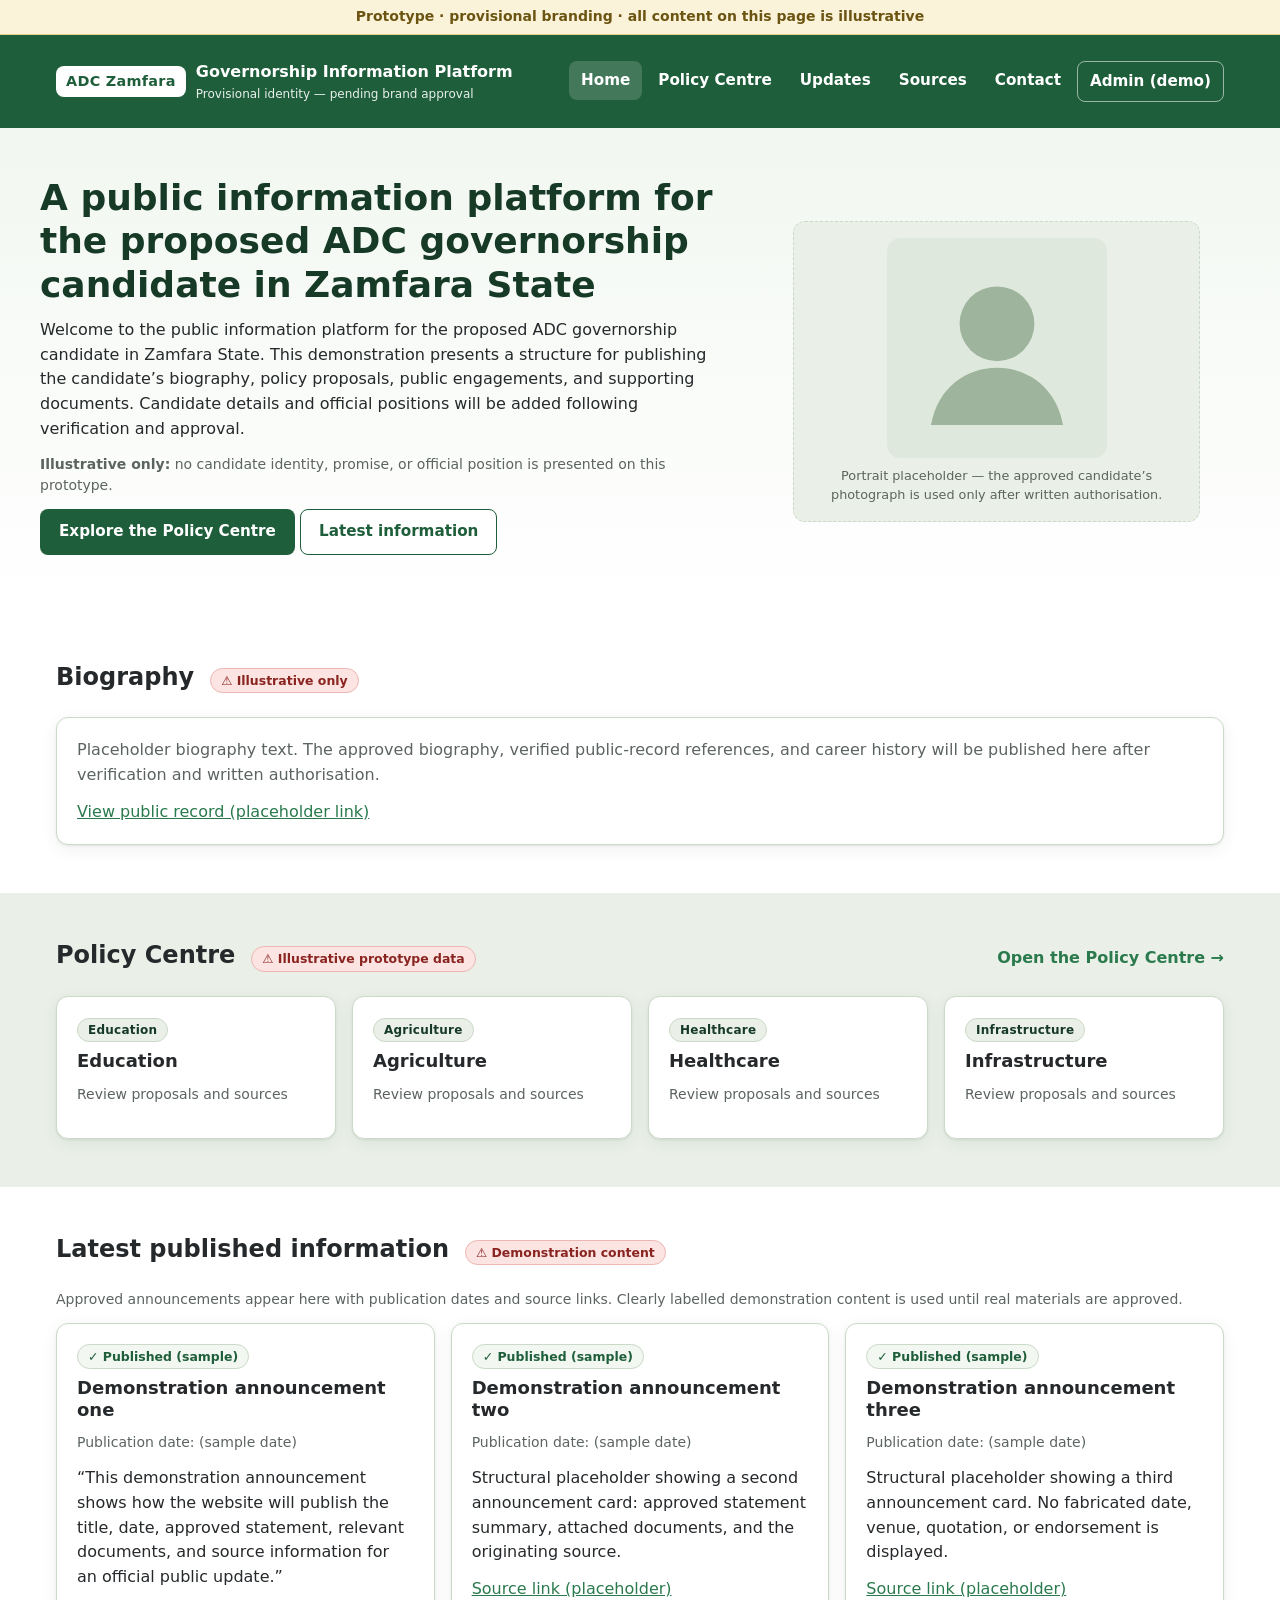
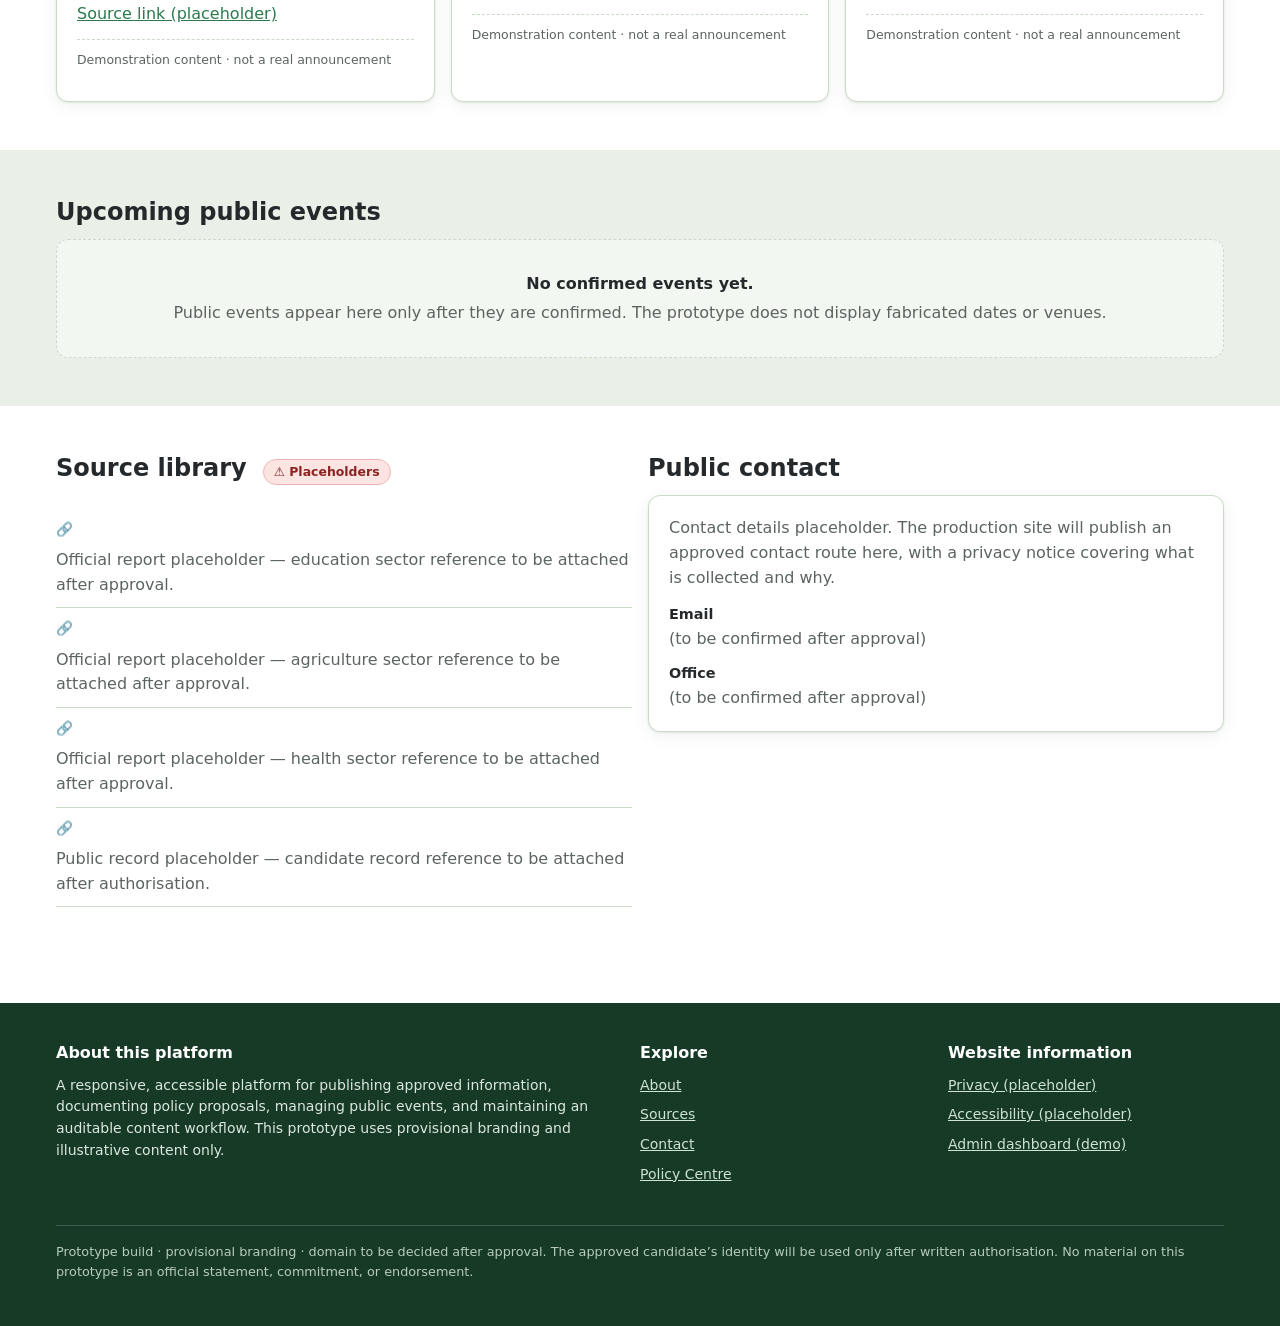
<file: prototype/index.html>
<!DOCTYPE html>
<html lang="en">
<head>
<meta charset="UTF-8">
<meta name="viewport" content="width=device-width, initial-scale=1">
<meta name="robots" content="noindex">
<title>Home — ADC Zamfara Governorship Information Platform (Prototype)</title>
<link rel="stylesheet" href="assets/css/styles.css">
</head>
<body>
<a class="skip-link" href="#main">Skip to main content</a>

<div class="proto-banner" role="note">Prototype &middot; provisional branding &middot; all content on this page is illustrative</div>

<!-- 1. Navigation and logo -->
<header class="site-header">
  <nav class="nav" aria-label="Main navigation">
    <a class="brand" href="index.html">
      <span class="brand-badge">ADC Zamfara</span>
      <span>Governorship Information Platform
        <span class="brand-sub">Provisional identity — pending brand approval</span>
      </span>
    </a>
    <button class="nav-toggle" aria-expanded="false" aria-controls="nav-links">Menu</button>
    <ul class="nav-links" id="nav-links">
      <li><a href="index.html" aria-current="page">Home</a></li>
      <li><a href="policy-centre.html">Policy Centre</a></li>
      <li><a href="index.html#updates">Updates</a></li>
      <li><a href="index.html#sources">Sources</a></li>
      <li><a href="index.html#contact">Contact</a></li>
      <li><a class="nav-admin" href="admin.html">Admin (demo)</a></li>
    </ul>
  </nav>
</header>

<main id="main">

  <!-- 2. Candidate introduction and portrait -->
  <section class="hero" aria-labelledby="intro-heading">
    <div class="container hero-grid">
      <div>
        <h1 id="intro-heading">A public information platform for the proposed ADC governorship candidate in Zamfara State</h1>
        <p>Welcome to the public information platform for the proposed ADC governorship candidate in Zamfara State. This demonstration presents a structure for publishing the candidate&rsquo;s biography, policy proposals, public engagements, and supporting documents. Candidate details and official positions will be added following verification and approval.</p>
        <p class="small muted"><strong>Illustrative only:</strong> no candidate identity, promise, or official position is presented on this prototype.</p>
        <p>
          <a class="btn btn-primary" href="policy-centre.html">Explore the Policy Centre</a>
          <a class="btn btn-secondary" href="#updates">Latest information</a>
        </p>
      </div>
      <figure class="portrait-frame">
        <svg viewBox="0 0 200 200" role="img" aria-label="Placeholder portrait frame: the approved candidate photograph will appear here after authorisation" style="margin:0 auto;max-width:220px;">
          <rect width="200" height="200" rx="12" fill="#dfe8dc"/>
          <circle cx="100" cy="78" r="34" fill="#9eb49d"/>
          <path d="M40 170c6-34 32-52 60-52s54 18 60 52z" fill="#9eb49d"/>
        </svg>
        <figcaption>Portrait placeholder — the approved candidate&rsquo;s photograph is used only after written authorisation.</figcaption>
      </figure>
    </div>
  </section>

  <!-- 3. Biography and public-record link -->
  <section class="section" id="biography" aria-labelledby="bio-heading">
    <div class="container">
      <div class="section-head">
        <h2 id="bio-heading">Biography</h2>
        <span class="badge badge--demo">&#9888; Illustrative only</span>
      </div>
      <div class="card">
        <p class="muted">Placeholder biography text. The approved biography, verified public-record references, and career history will be published here after verification and written authorisation.</p>
        <a href="#sources">View public record (placeholder link)</a>
      </div>
    </div>
  </section>

  <!-- 4. Policy Centre preview -->
  <section class="section section--tint" aria-labelledby="policy-heading">
    <div class="container">
      <div class="section-head">
        <h2 id="policy-heading">Policy Centre</h2>
        <span class="badge badge--demo">&#9888; Illustrative prototype data</span>
        <a class="more" href="policy-centre.html">Open the Policy Centre &rarr;</a>
      </div>
      <div class="grid grid-4">
        <a class="card card-link" href="policy-centre.html?category=Education">
          <span class="tag">Education</span>
          <h3 style="margin-top:8px;">Education</h3>
          <p class="muted small">Review proposals and sources</p>
        </a>
        <a class="card card-link" href="policy-centre.html?category=Agriculture">
          <span class="tag">Agriculture</span>
          <h3 style="margin-top:8px;">Agriculture</h3>
          <p class="muted small">Review proposals and sources</p>
        </a>
        <a class="card card-link" href="policy-centre.html?category=Healthcare">
          <span class="tag">Healthcare</span>
          <h3 style="margin-top:8px;">Healthcare</h3>
          <p class="muted small">Review proposals and sources</p>
        </a>
        <a class="card card-link" href="policy-centre.html?category=Infrastructure">
          <span class="tag">Infrastructure</span>
          <h3 style="margin-top:8px;">Infrastructure</h3>
          <p class="muted small">Review proposals and sources</p>
        </a>
      </div>
    </div>
  </section>

  <!-- 5. Latest verified publications -->
  <section class="section" id="updates" aria-labelledby="updates-heading">
    <div class="container">
      <div class="section-head">
        <h2 id="updates-heading">Latest published information</h2>
        <span class="badge badge--demo">&#9888; Demonstration content</span>
      </div>
      <p class="small muted">Approved announcements appear here with publication dates and source links. Clearly labelled demonstration content is used until real materials are approved.</p>
      <div class="grid grid-3">
        <article class="card">
          <span class="badge badge--published">&#10003; Published (sample)</span>
          <h3 style="margin-top:8px;">Demonstration announcement one</h3>
          <p class="small muted">Publication date: (sample date)</p>
          <p>&ldquo;This demonstration announcement shows how the website will publish the title, date, approved statement, relevant documents, and source information for an official public update.&rdquo;</p>
          <a href="#sources">Source link (placeholder)</a>
          <p class="illustrative-note">Demonstration content &middot; not a real announcement</p>
        </article>
        <article class="card">
          <span class="badge badge--published">&#10003; Published (sample)</span>
          <h3 style="margin-top:8px;">Demonstration announcement two</h3>
          <p class="small muted">Publication date: (sample date)</p>
          <p>Structural placeholder showing a second announcement card: approved statement summary, attached documents, and the originating source.</p>
          <a href="#sources">Source link (placeholder)</a>
          <p class="illustrative-note">Demonstration content &middot; not a real announcement</p>
        </article>
        <article class="card">
          <span class="badge badge--published">&#10003; Published (sample)</span>
          <h3 style="margin-top:8px;">Demonstration announcement three</h3>
          <p class="small muted">Publication date: (sample date)</p>
          <p>Structural placeholder showing a third announcement card. No fabricated date, venue, quotation, or endorsement is displayed.</p>
          <a href="#sources">Source link (placeholder)</a>
          <p class="illustrative-note">Demonstration content &middot; not a real announcement</p>
        </article>
      </div>
    </div>
  </section>

  <!-- 6. Upcoming public events, when confirmed -->
  <section class="section section--tint" id="events" aria-labelledby="events-heading">
    <div class="container">
      <h2 id="events-heading">Upcoming public events</h2>
      <div class="empty-state">
        <strong>No confirmed events yet.</strong>
        Public events appear here only after they are confirmed. The prototype does not display fabricated dates or venues.
      </div>
    </div>
  </section>

  <!-- 7. Source library and public contact information -->
  <section class="section" id="sources" aria-labelledby="sources-heading">
    <div class="container">
      <div class="grid grid-2">
        <div>
          <div class="section-head">
            <h2 id="sources-heading">Source library</h2>
            <span class="badge badge--demo">&#9888; Placeholders</span>
          </div>
          <ul class="source-list">
            <li><span class="muted">Official report placeholder — education sector reference to be attached after approval.</span></li>
            <li><span class="muted">Official report placeholder — agriculture sector reference to be attached after approval.</span></li>
            <li><span class="muted">Official report placeholder — health sector reference to be attached after approval.</span></li>
            <li><span class="muted">Public record placeholder — candidate record reference to be attached after authorisation.</span></li>
          </ul>
        </div>
        <div id="contact">
          <h2>Public contact</h2>
          <div class="card">
            <p class="muted">Contact details placeholder. The production site will publish an approved contact route here, with a privacy notice covering what is collected and why.</p>
            <dl class="kv">
              <dt>Email</dt><dd>(to be confirmed after approval)</dd>
              <dt>Office</dt><dd>(to be confirmed after approval)</dd>
            </dl>
          </div>
        </div>
      </div>
    </div>
  </section>

</main>

<!-- 8. Privacy, accessibility and website information -->
<footer class="site-footer" id="about">
  <div class="container">
    <div class="footer-grid">
      <div>
        <h3>About this platform</h3>
        <p class="small">A responsive, accessible platform for publishing approved information, documenting policy proposals, managing public events, and maintaining an auditable content workflow. This prototype uses provisional branding and illustrative content only.</p>
      </div>
      <div>
        <h3>Explore</h3>
        <ul class="small">
          <li><a href="index.html#about">About</a></li>
          <li><a href="index.html#sources">Sources</a></li>
          <li><a href="index.html#contact">Contact</a></li>
          <li><a href="policy-centre.html">Policy Centre</a></li>
        </ul>
      </div>
      <div>
        <h3>Website information</h3>
        <ul class="small">
          <li><a href="index.html#about">Privacy (placeholder)</a></li>
          <li><a href="index.html#about">Accessibility (placeholder)</a></li>
          <li><a href="admin.html">Admin dashboard (demo)</a></li>
        </ul>
      </div>
    </div>
    <p class="footer-legal">Prototype build &middot; provisional branding &middot; domain to be decided after approval. The approved candidate&rsquo;s identity will be used only after written authorisation. No material on this prototype is an official statement, commitment, or endorsement.</p>
  </div>
</footer>

<script src="assets/js/data.js"></script>
<script src="assets/js/public.js"></script>
</body>
</html>
</file>
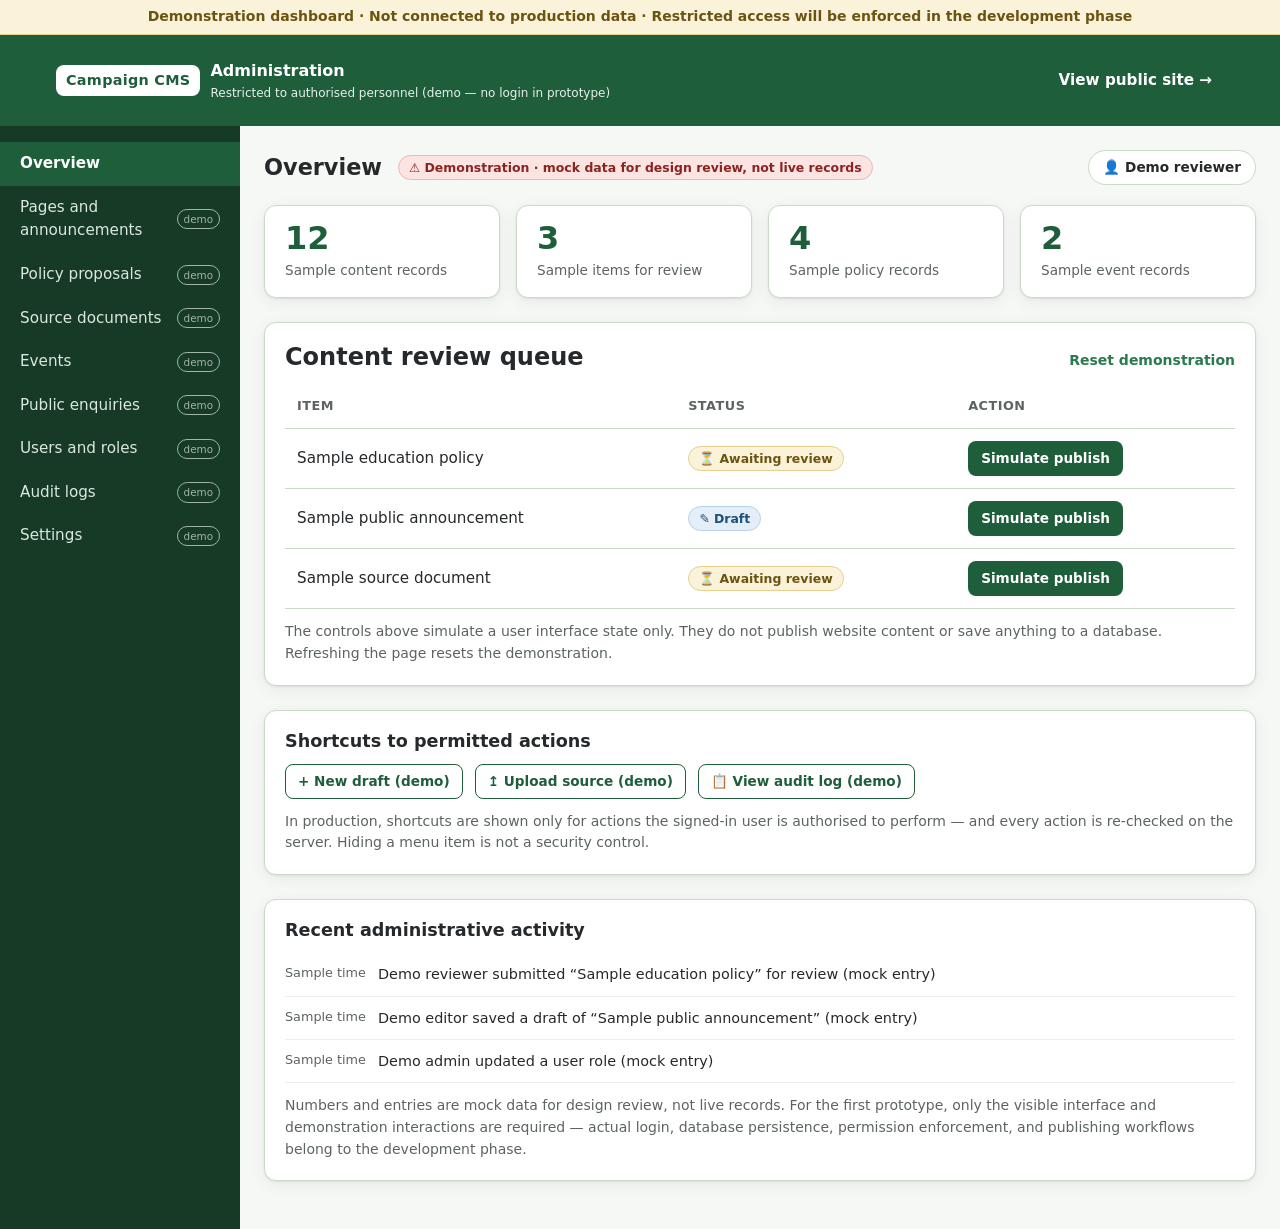
<file: prototype/admin.html>
<!DOCTYPE html>
<html lang="en">
<head>
<meta charset="UTF-8">
<meta name="viewport" content="width=device-width, initial-scale=1">
<meta name="robots" content="noindex">
<title>Admin Dashboard (Demo) — Campaign CMS Prototype</title>
<link rel="stylesheet" href="assets/css/styles.css">
</head>
<body>
<a class="skip-link" href="#main">Skip to main content</a>

<div class="proto-banner" role="note">Demonstration dashboard &middot; Not connected to production data &middot; Restricted access will be enforced in the development phase</div>

<header class="site-header">
  <nav class="nav" aria-label="Admin navigation bar">
    <a class="brand" href="admin.html">
      <span class="brand-badge">Campaign CMS</span>
      <span>Administration
        <span class="brand-sub">Restricted to authorised personnel (demo — no login in prototype)</span>
      </span>
    </a>
    <ul class="nav-links" id="nav-links" style="display:flex;">
      <li><a href="index.html">View public site &rarr;</a></li>
    </ul>
  </nav>
</header>

<div class="admin-shell">
  <aside class="admin-sidebar" id="admin-sidebar">
    <nav aria-label="Dashboard navigation">
      <ul>
        <li><a href="admin.html" aria-current="page">Overview</a></li>
        <li><a href="admin.html#review" >Pages and announcements <span class="demo-flag">demo</span></a></li>
        <li><a href="admin.html#review">Policy proposals <span class="demo-flag">demo</span></a></li>
        <li><a href="admin.html#review">Source documents <span class="demo-flag">demo</span></a></li>
        <li><a href="admin.html#review">Events <span class="demo-flag">demo</span></a></li>
        <li><a href="admin.html#review">Public enquiries <span class="demo-flag">demo</span></a></li>
        <li><a href="admin.html#review">Users and roles <span class="demo-flag">demo</span></a></li>
        <li><a href="admin.html#activity">Audit logs <span class="demo-flag">demo</span></a></li>
        <li><a href="admin.html#review">Settings <span class="demo-flag">demo</span></a></li>
      </ul>
    </nav>
  </aside>

  <main class="admin-main" id="main">
    <button class="btn btn-secondary btn-small admin-sidebar-toggle" aria-expanded="false" aria-controls="admin-sidebar">Dashboard menu</button>

    <div class="admin-topbar">
      <h1>Overview</h1>
      <span class="badge badge--demo">&#9888; Demonstration &middot; mock data for design review, not live records</span>
      <span class="user-chip" aria-label="Signed-in user (simulated)">&#128100; Demo reviewer</span>
    </div>

    <!-- Summary cards -->
    <section aria-label="Summary">
      <div class="stat-grid">
        <div class="stat-card"><div class="num">12</div><div class="label">Sample content records</div></div>
        <div class="stat-card"><div class="num" id="stat-review">3</div><div class="label">Sample items for review</div></div>
        <div class="stat-card"><div class="num">4</div><div class="label">Sample policy records</div></div>
        <div class="stat-card"><div class="num">2</div><div class="label">Sample event records</div></div>
      </div>
    </section>

    <!-- Content review queue -->
    <section class="panel" id="review" aria-labelledby="queue-heading">
      <div class="section-head" style="margin-bottom:12px;">
        <h2 id="queue-heading" style="margin:0;">Content review queue</h2>
        <a class="more small" href="admin.html" id="reset-demo">Reset demonstration</a>
      </div>
      <table class="datatable" id="review-queue">
        <thead>
          <tr><th scope="col">Item</th><th scope="col">Status</th><th scope="col">Action</th></tr>
        </thead>
        <tbody>
          <tr>
            <td>Sample education policy</td>
            <td><span class="badge badge--review">&#9203; Awaiting review</span></td>
            <td><button type="button" class="btn btn-primary btn-small" data-item="Sample education policy">Simulate publish</button></td>
          </tr>
          <tr>
            <td>Sample public announcement</td>
            <td><span class="badge badge--draft">&#9998; Draft</span></td>
            <td><button type="button" class="btn btn-primary btn-small" data-item="Sample public announcement">Simulate publish</button></td>
          </tr>
          <tr>
            <td>Sample source document</td>
            <td><span class="badge badge--review">&#9203; Awaiting review</span></td>
            <td><button type="button" class="btn btn-primary btn-small" data-item="Sample source document">Simulate publish</button></td>
          </tr>
        </tbody>
      </table>
      <p class="small muted" style="margin:12px 0 0;">The controls above simulate a user interface state only. They do not publish website content or save anything to a database. Refreshing the page resets the demonstration.</p>
      <p class="alert" id="sim-note" hidden style="margin-top:12px;">Simulation only — nothing was published or saved. In production, publishing requires the relevant permission, a second-person review, and writes an audit event.</p>
    </section>

    <!-- Shortcuts -->
    <section class="panel" aria-labelledby="shortcuts-heading">
      <h2 id="shortcuts-heading">Shortcuts to permitted actions</h2>
      <div class="shortcut-row">
        <a class="btn btn-secondary btn-small" href="admin.html#review">+ New draft (demo)</a>
        <a class="btn btn-secondary btn-small" href="admin.html#review">&#8613; Upload source (demo)</a>
        <a class="btn btn-secondary btn-small" href="admin.html#activity">&#128203; View audit log (demo)</a>
      </div>
      <p class="small muted" style="margin:12px 0 0;">In production, shortcuts are shown only for actions the signed-in user is authorised to perform — and every action is re-checked on the server. Hiding a menu item is not a security control.</p>
    </section>

    <!-- Recent administrative activity -->
    <section class="panel" id="activity" aria-labelledby="activity-heading">
      <h2 id="activity-heading">Recent administrative activity</h2>
      <ul class="activity-feed" id="activity-feed" aria-live="polite">
        <li><time>Sample time</time><span>Demo reviewer submitted &ldquo;Sample education policy&rdquo; for review (mock entry)</span></li>
        <li><time>Sample time</time><span>Demo editor saved a draft of &ldquo;Sample public announcement&rdquo; (mock entry)</span></li>
        <li><time>Sample time</time><span>Demo admin updated a user role (mock entry)</span></li>
      </ul>
      <p class="small muted" style="margin:12px 0 0;">Numbers and entries are mock data for design review, not live records. For the first prototype, only the visible interface and demonstration interactions are required — actual login, database persistence, permission enforcement, and publishing workflows belong to the development phase.</p>
    </section>
  </main>
</div>

<script src="assets/js/admin.js"></script>
</body>
</html>
</file>
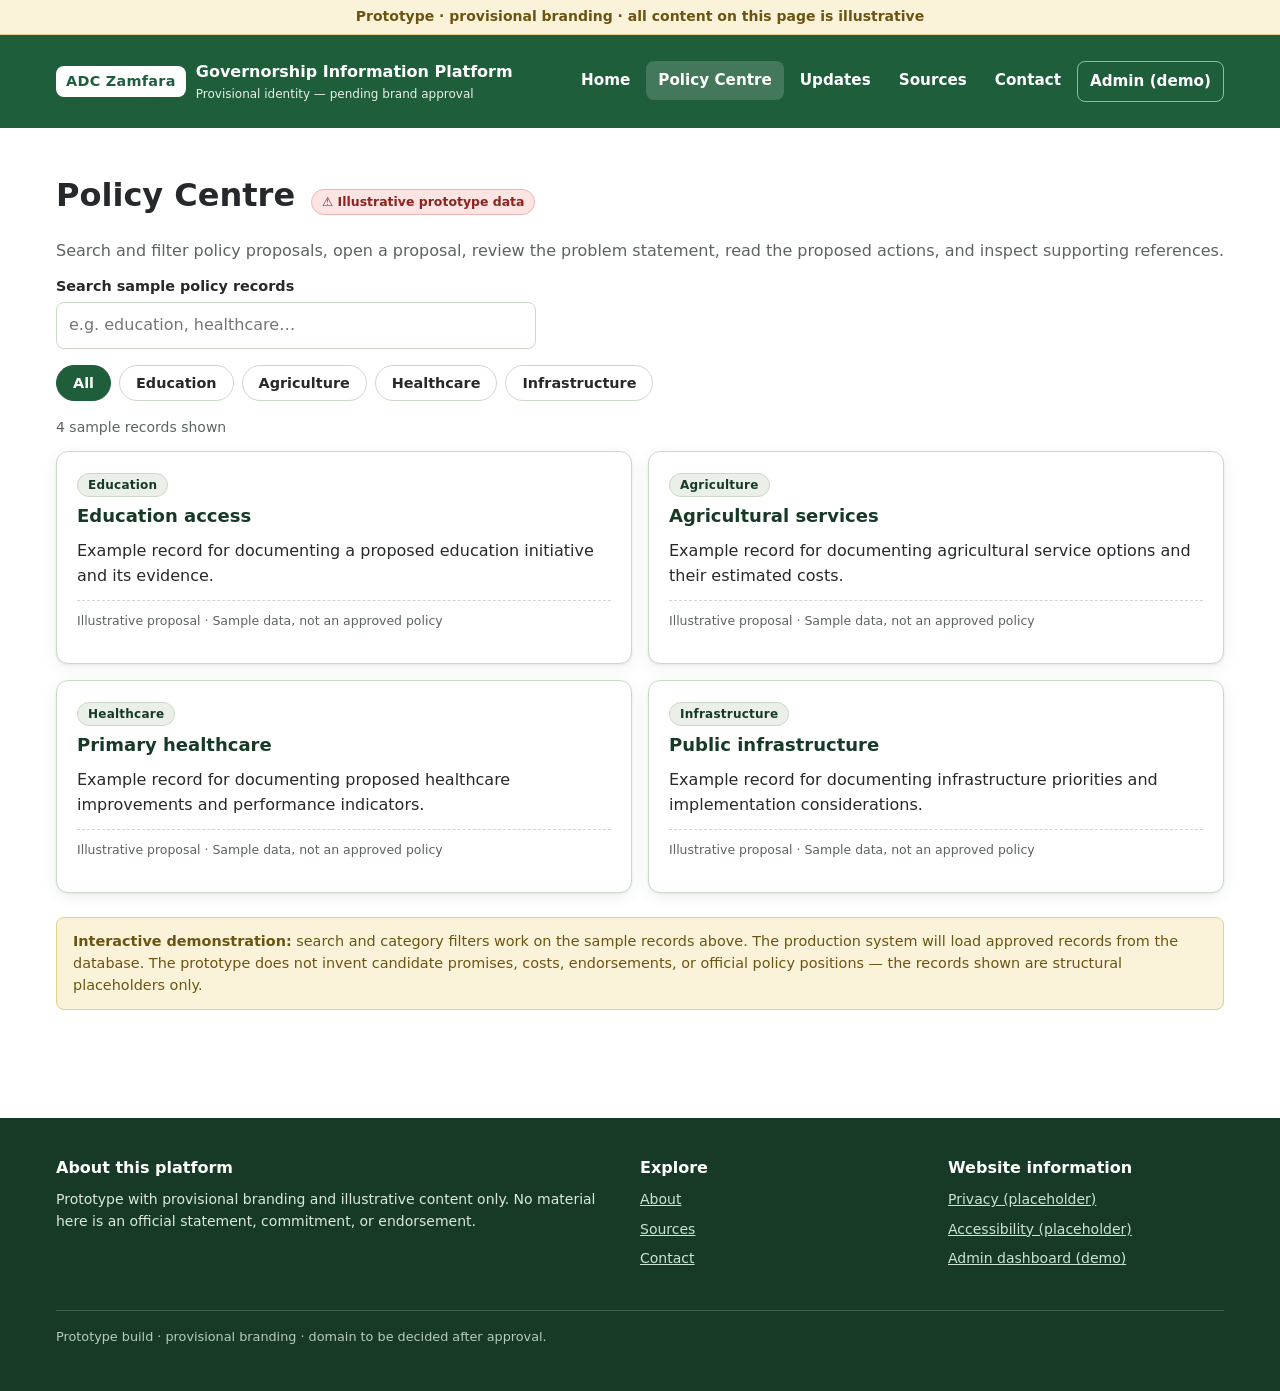
<file: prototype/policy-centre.html>
<!DOCTYPE html>
<html lang="en">
<head>
<meta charset="UTF-8">
<meta name="viewport" content="width=device-width, initial-scale=1">
<meta name="robots" content="noindex">
<title>Policy Centre — ADC Zamfara Governorship Information Platform (Prototype)</title>
<link rel="stylesheet" href="assets/css/styles.css">
</head>
<body>
<a class="skip-link" href="#main">Skip to main content</a>

<div class="proto-banner" role="note">Prototype &middot; provisional branding &middot; all content on this page is illustrative</div>

<header class="site-header">
  <nav class="nav" aria-label="Main navigation">
    <a class="brand" href="index.html">
      <span class="brand-badge">ADC Zamfara</span>
      <span>Governorship Information Platform
        <span class="brand-sub">Provisional identity — pending brand approval</span>
      </span>
    </a>
    <button class="nav-toggle" aria-expanded="false" aria-controls="nav-links">Menu</button>
    <ul class="nav-links" id="nav-links">
      <li><a href="index.html">Home</a></li>
      <li><a href="policy-centre.html" aria-current="page">Policy Centre</a></li>
      <li><a href="index.html#updates">Updates</a></li>
      <li><a href="index.html#sources">Sources</a></li>
      <li><a href="index.html#contact">Contact</a></li>
      <li><a class="nav-admin" href="admin.html">Admin (demo)</a></li>
    </ul>
  </nav>
</header>

<main id="main">
  <section class="section" aria-labelledby="pc-heading">
    <div class="container">
      <div class="section-head">
        <h1 id="pc-heading" style="margin:0;">Policy Centre</h1>
        <span class="badge badge--demo">&#9888; Illustrative prototype data</span>
      </div>
      <p class="muted">Search and filter policy proposals, open a proposal, review the problem statement, read the proposed actions, and inspect supporting references.</p>

      <div class="field" style="max-width:480px;">
        <label for="policy-search">Search sample policy records</label>
        <input class="input" type="search" id="policy-search" placeholder="e.g. education, healthcare&hellip;" autocomplete="off">
      </div>

      <div class="chips" id="category-chips" role="group" aria-label="Filter by category"></div>

      <p class="small muted" id="result-count" aria-live="polite"></p>

      <div class="grid grid-2" id="policy-list" aria-live="polite"></div>

      <p class="alert" role="note" style="margin-top:24px;">
        <strong>Interactive demonstration:</strong> search and category filters work on the sample records above.
        The production system will load approved records from the database.
        The prototype does not invent candidate promises, costs, endorsements, or official policy positions —
        the records shown are structural placeholders only.
      </p>
    </div>
  </section>
</main>

<footer class="site-footer">
  <div class="container">
    <div class="footer-grid">
      <div>
        <h3>About this platform</h3>
        <p class="small">Prototype with provisional branding and illustrative content only. No material here is an official statement, commitment, or endorsement.</p>
      </div>
      <div>
        <h3>Explore</h3>
        <ul class="small">
          <li><a href="index.html#about">About</a></li>
          <li><a href="index.html#sources">Sources</a></li>
          <li><a href="index.html#contact">Contact</a></li>
        </ul>
      </div>
      <div>
        <h3>Website information</h3>
        <ul class="small">
          <li><a href="index.html#about">Privacy (placeholder)</a></li>
          <li><a href="index.html#about">Accessibility (placeholder)</a></li>
          <li><a href="admin.html">Admin dashboard (demo)</a></li>
        </ul>
      </div>
    </div>
    <p class="footer-legal">Prototype build &middot; provisional branding &middot; domain to be decided after approval.</p>
  </div>
</footer>

<script src="assets/js/data.js"></script>
<script src="assets/js/public.js"></script>
</body>
</html>
</file>
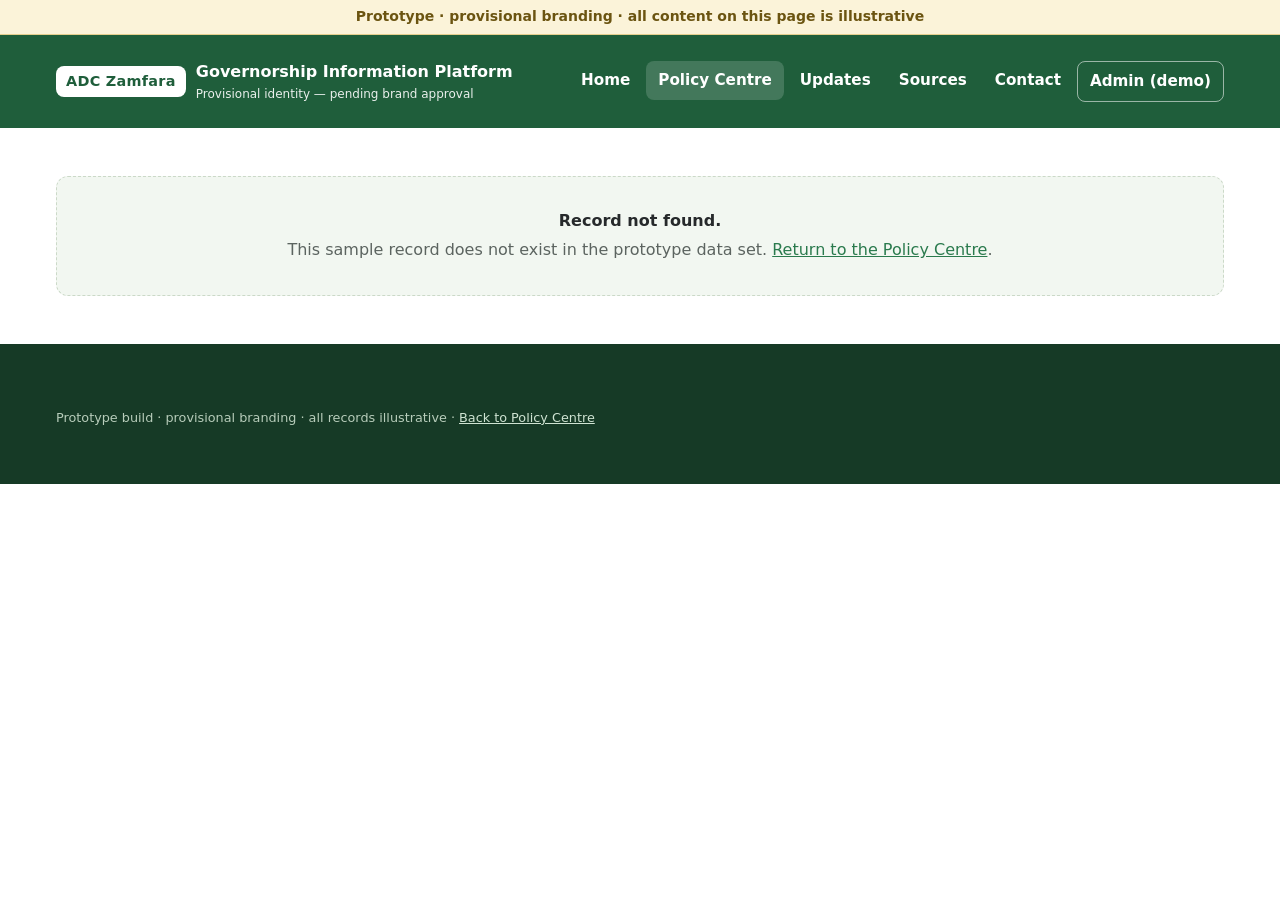
<file: prototype/policy.html>
<!DOCTYPE html>
<html lang="en">
<head>
<meta charset="UTF-8">
<meta name="viewport" content="width=device-width, initial-scale=1">
<meta name="robots" content="noindex">
<title>Policy detail — ADC Zamfara Governorship Information Platform (Prototype)</title>
<link rel="stylesheet" href="assets/css/styles.css">
</head>
<body>
<a class="skip-link" href="#main">Skip to main content</a>

<div class="proto-banner" role="note">Prototype &middot; provisional branding &middot; all content on this page is illustrative</div>

<header class="site-header">
  <nav class="nav" aria-label="Main navigation">
    <a class="brand" href="index.html">
      <span class="brand-badge">ADC Zamfara</span>
      <span>Governorship Information Platform
        <span class="brand-sub">Provisional identity — pending brand approval</span>
      </span>
    </a>
    <button class="nav-toggle" aria-expanded="false" aria-controls="nav-links">Menu</button>
    <ul class="nav-links" id="nav-links">
      <li><a href="index.html">Home</a></li>
      <li><a href="policy-centre.html" aria-current="page">Policy Centre</a></li>
      <li><a href="index.html#updates">Updates</a></li>
      <li><a href="index.html#sources">Sources</a></li>
      <li><a href="index.html#contact">Contact</a></li>
      <li><a class="nav-admin" href="admin.html">Admin (demo)</a></li>
    </ul>
  </nav>
</header>

<main id="main">
  <div class="container" id="policy-detail">
    <noscript><p class="alert">This prototype page renders sample data with JavaScript. Please enable JavaScript, or return to the <a href="policy-centre.html">Policy Centre</a>.</p></noscript>
  </div>
</main>

<footer class="site-footer">
  <div class="container">
    <p class="footer-legal" style="border:0;margin:0;padding:24px 0;">Prototype build &middot; provisional branding &middot; all records illustrative &middot; <a href="policy-centre.html">Back to Policy Centre</a></p>
  </div>
</footer>

<script src="assets/js/data.js"></script>
<script src="assets/js/public.js"></script>
</body>
</html>
</file>
<file: prototype/assets/css/styles.css>
/* ============================================================
   ADC Zamfara Governorship Information Platform — PROTOTYPE
   Provisional branding only. All content illustrative.
   Design system: 4px spacing scale, 8–12px radii, 1200px max,
   12-col desktop grid -> single column mobile.
   ============================================================ */

:root {
  --green-900: #163a26;
  --green-700: #1f5e3b;
  --green-600: #2a7a4d;
  --green-050: #f2f7f1;
  --sage-200: #cbd9c8;
  --sage-100: #eaf0e7;
  --charcoal: #26292b;
  --muted: #5c6460;
  --white: #ffffff;
  --amber-ink: #6b5411;
  --amber-bg: #fbf3d9;
  --amber-line: #e4cf8e;
  --blue-ink: #1d4f7c;
  --blue-bg: #e3eef8;
  --red-ink: #8a2420;
  --red-bg: #fbe4e2;
  --radius-s: 8px;
  --radius-m: 12px;
  --maxw: 1200px;
  --font: system-ui, -apple-system, "Segoe UI", Roboto, Arial, sans-serif;
  --shadow: 0 1px 2px rgba(22, 58, 38, 0.08), 0 4px 16px rgba(22, 58, 38, 0.07);
}

* { box-sizing: border-box; }
html { scroll-behavior: smooth; }
body {
  margin: 0;
  font-family: var(--font);
  color: var(--charcoal);
  background: var(--white);
  line-height: 1.55;
  font-size: 16px;
}
img, svg { max-width: 100%; display: block; }
h1, h2, h3, h4 { line-height: 1.2; margin: 0 0 12px; }
h1 { font-size: 2rem; }
h2 { font-size: 1.5rem; }
h3 { font-size: 1.125rem; }
p { margin: 0 0 12px; }
a { color: var(--green-600); }
a:hover { color: var(--green-700); }
:focus-visible {
  outline: 3px solid var(--green-600);
  outline-offset: 2px;
  border-radius: 4px;
}

.container { max-width: var(--maxw); margin: 0 auto; padding: 0 16px; }
.section { padding: 48px 0; }
.section--tint { background: var(--sage-100); }
.section-head { display: flex; flex-wrap: wrap; align-items: baseline; gap: 8px 16px; margin-bottom: 24px; }
.section-head h2 { margin: 0; }
.section-head .more { margin-left: auto; font-weight: 600; text-decoration: none; }
.section-head .more:hover { text-decoration: underline; }
.muted { color: var(--muted); }
.small { font-size: 0.875rem; }

/* Skip link */
.skip-link {
  position: absolute; left: -9999px; top: 0;
  background: var(--green-900); color: #fff; padding: 8px 16px; z-index: 100;
  border-radius: 0 0 var(--radius-s) 0;
}
.skip-link:focus { left: 0; }

/* Prototype banner */
.proto-banner {
  background: var(--amber-bg);
  color: var(--amber-ink);
  border-bottom: 1px solid var(--amber-line);
  font-size: 0.875rem;
  font-weight: 600;
  text-align: center;
  padding: 6px 16px;
}

/* ============ Navigation ============ */
.site-header {
  background: var(--green-700);
  color: #fff;
  position: sticky; top: 0; z-index: 50;
}
.nav {
  display: flex; align-items: center; gap: 16px;
  max-width: var(--maxw); margin: 0 auto; padding: 10px 16px;
}
.brand {
  display: flex; align-items: center; gap: 10px;
  color: #fff; text-decoration: none; font-weight: 700;
}
.brand-badge {
  background: #fff; color: var(--green-700);
  border-radius: var(--radius-s);
  padding: 4px 10px; font-size: 0.9rem; letter-spacing: 0.02em;
}
.brand-sub { font-size: 0.75rem; font-weight: 400; opacity: 0.9; display: block; }
.nav-links { display: flex; gap: 4px; margin-left: auto; list-style: none; padding: 0; }
.nav-links a {
  color: #fff; text-decoration: none; font-weight: 600; font-size: 0.95rem;
  padding: 8px 12px; border-radius: var(--radius-s); display: block;
}
.nav-links a:hover, .nav-links a[aria-current="page"] { background: rgba(255, 255, 255, 0.16); color: #fff; }
.nav-links a.nav-admin { border: 1px solid rgba(255, 255, 255, 0.55); }
.nav-toggle {
  display: none; margin-left: auto;
  background: transparent; color: #fff;
  border: 1px solid rgba(255, 255, 255, 0.55); border-radius: var(--radius-s);
  padding: 8px 12px; font: inherit; font-weight: 600; cursor: pointer;
}

/* ============ Hero ============ */
.hero { background: linear-gradient(180deg, var(--green-050), var(--white)); }
.hero-grid {
  display: grid; grid-template-columns: 7fr 5fr; gap: 32px; align-items: center;
  padding: 48px 0;
}
.hero h1 { font-size: 2.25rem; color: var(--green-900); }
.portrait-frame {
  background: var(--sage-100);
  border: 1px dashed var(--sage-200);
  border-radius: var(--radius-m);
  padding: 16px; text-align: center;
}
.portrait-frame figcaption { font-size: 0.8rem; color: var(--muted); margin-top: 8px; }

/* ============ Cards & grids ============ */
.grid { display: grid; gap: 16px; }
.grid-4 { grid-template-columns: repeat(4, 1fr); }
.grid-3 { grid-template-columns: repeat(3, 1fr); }
.grid-2 { grid-template-columns: repeat(2, 1fr); }

.card {
  background: var(--white);
  border: 1px solid var(--sage-200);
  border-radius: var(--radius-m);
  padding: 20px;
  box-shadow: var(--shadow);
}
.card h3 a { color: var(--green-900); text-decoration: none; }
.card h3 a:hover { text-decoration: underline; }
.card-link {
  display: block; text-decoration: none; color: inherit;
  transition: transform 0.12s ease;
}
.card-link:hover { transform: translateY(-2px); color: inherit; }
.card-link:hover h3 { text-decoration: underline; }

.tag {
  display: inline-block;
  background: var(--sage-100); color: var(--green-900);
  border: 1px solid var(--sage-200);
  border-radius: 999px; padding: 2px 10px;
  font-size: 0.75rem; font-weight: 700; letter-spacing: 0.02em;
}

/* Status badges: always icon + text, never colour alone */
.badge {
  display: inline-flex; align-items: center; gap: 6px;
  border-radius: 999px; padding: 2px 10px;
  font-size: 0.78rem; font-weight: 700; white-space: nowrap;
}
.badge--review { background: var(--amber-bg); color: var(--amber-ink); border: 1px solid var(--amber-line); }
.badge--draft { background: var(--blue-bg); color: var(--blue-ink); border: 1px solid #b9d2e8; }
.badge--published { background: var(--green-050); color: var(--green-700); border: 1px solid var(--sage-200); }
.badge--demo { background: var(--red-bg); color: var(--red-ink); border: 1px solid #ecb7b3; }

.illustrative-note {
  margin-top: 12px; padding-top: 10px;
  border-top: 1px dashed var(--sage-200);
  font-size: 0.78rem; color: var(--muted);
}

/* ============ Buttons & forms ============ */
.btn {
  display: inline-flex; align-items: center; justify-content: center; gap: 8px;
  font: inherit; font-weight: 700; font-size: 0.95rem;
  border-radius: var(--radius-s); padding: 10px 18px;
  cursor: pointer; text-decoration: none;
  border: 1px solid transparent;
}
.btn-primary { background: var(--green-700); color: #fff; }
.btn-primary:hover { background: var(--green-600); color: #fff; }
.btn-secondary { background: #fff; color: var(--green-700); border-color: var(--green-700); }
.btn-secondary:hover { background: var(--green-050); color: var(--green-700); }
.btn-small { padding: 6px 12px; font-size: 0.85rem; }
.btn[disabled] { opacity: 0.55; cursor: not-allowed; }

.field { margin-bottom: 16px; }
.field label { display: block; font-weight: 700; font-size: 0.9rem; margin-bottom: 4px; }
.input {
  width: 100%; font: inherit;
  border: 1px solid var(--sage-200); border-radius: var(--radius-s);
  padding: 10px 12px; background: #fff; color: var(--charcoal);
}
.input:focus { border-color: var(--green-600); }

/* Filter chips */
.chips { display: flex; flex-wrap: wrap; gap: 8px; margin: 16px 0; }
.chip {
  font: inherit; font-size: 0.9rem; font-weight: 600;
  border: 1px solid var(--sage-200); border-radius: 999px;
  background: #fff; color: var(--charcoal);
  padding: 6px 16px; cursor: pointer;
}
.chip[aria-pressed="true"] { background: var(--green-700); border-color: var(--green-700); color: #fff; }

/* ============ Lists / tables ============ */
.datatable { width: 100%; border-collapse: collapse; font-size: 0.95rem; }
.datatable th, .datatable td {
  text-align: left; padding: 12px;
  border-bottom: 1px solid var(--sage-200); vertical-align: middle;
}
.datatable th { font-size: 0.8rem; text-transform: uppercase; letter-spacing: 0.04em; color: var(--muted); }

.source-list { list-style: none; padding: 0; margin: 0; }
.source-list li {
  padding: 10px 0; border-bottom: 1px solid var(--sage-200);
  display: flex; gap: 8px; align-items: baseline; flex-wrap: wrap;
}
.source-list li::before { content: "🔗"; font-size: 0.85rem; }

.empty-state {
  border: 1px dashed var(--sage-200);
  border-radius: var(--radius-m);
  background: var(--green-050);
  padding: 32px; text-align: center; color: var(--muted);
}
.empty-state strong { color: var(--charcoal); display: block; margin-bottom: 4px; }

.alert {
  border-radius: var(--radius-s);
  padding: 12px 16px; font-size: 0.9rem;
  border: 1px solid var(--amber-line);
  background: var(--amber-bg); color: var(--amber-ink);
}

/* ============ Policy detail ============ */
.breadcrumb { font-size: 0.875rem; margin: 20px 0 0; }
.breadcrumb a { text-decoration: none; }
.breadcrumb a:hover { text-decoration: underline; }
.detail-meta { display: flex; flex-wrap: wrap; gap: 8px; align-items: center; margin: 12px 0 24px; }
.detail-section { border-top: 1px solid var(--sage-200); padding: 24px 0; }
.detail-section h2 { font-size: 1.15rem; color: var(--green-900); }
.kv { margin: 0; }
.kv dt { font-weight: 700; font-size: 0.9rem; margin-top: 10px; }
.kv dd { margin: 2px 0 0; color: var(--muted); }

/* ============ Footer ============ */
.site-footer { background: var(--green-900); color: #dce8dd; margin-top: 48px; }
.site-footer .container { padding-top: 40px; padding-bottom: 32px; }
.footer-grid { display: grid; grid-template-columns: 2fr 1fr 1fr; gap: 32px; }
.site-footer h3 { color: #fff; font-size: 1rem; }
.site-footer a { color: #cfe3d2; }
.site-footer ul { list-style: none; padding: 0; margin: 0; }
.site-footer li { margin-bottom: 8px; }
.footer-legal {
  border-top: 1px solid rgba(255, 255, 255, 0.18);
  margin-top: 32px; padding-top: 16px;
  font-size: 0.8rem; color: #b7ccba;
}

/* ============ Admin layout ============ */
.admin-shell { display: grid; grid-template-columns: 240px 1fr; min-height: calc(100vh - 100px); }
.admin-sidebar { background: var(--green-900); color: #dce8dd; padding: 16px 0; }
.admin-sidebar nav ul { list-style: none; margin: 0; padding: 0; }
.admin-sidebar a {
  display: flex; justify-content: space-between; align-items: center; gap: 8px;
  color: #dce8dd; text-decoration: none; font-size: 0.95rem;
  padding: 10px 20px;
}
.admin-sidebar a:hover { background: rgba(255, 255, 255, 0.08); color: #fff; }
.admin-sidebar a[aria-current="page"] { background: var(--green-700); color: #fff; font-weight: 700; }
.admin-sidebar .demo-flag { font-size: 0.65rem; opacity: 0.7; border: 1px solid currentColor; border-radius: 999px; padding: 1px 6px; }
.admin-main { background: #f6f8f5; padding: 24px; }
.admin-topbar {
  display: flex; align-items: center; gap: 16px; flex-wrap: wrap;
  margin-bottom: 20px;
}
.admin-topbar h1 { margin: 0; font-size: 1.4rem; }
.user-chip {
  margin-left: auto;
  background: #fff; border: 1px solid var(--sage-200); border-radius: 999px;
  padding: 6px 14px; font-size: 0.85rem; font-weight: 600;
}
.stat-grid { display: grid; grid-template-columns: repeat(4, 1fr); gap: 16px; margin-bottom: 24px; }
.stat-card {
  background: #fff; border: 1px solid var(--sage-200);
  border-radius: var(--radius-m); padding: 16px 20px; box-shadow: var(--shadow);
}
.stat-card .num { font-size: 2rem; font-weight: 800; color: var(--green-700); line-height: 1; }
.stat-card .label { font-size: 0.85rem; color: var(--muted); margin-top: 6px; }
.panel {
  background: #fff; border: 1px solid var(--sage-200);
  border-radius: var(--radius-m); box-shadow: var(--shadow);
  padding: 20px; margin-bottom: 24px;
}
.panel > h2 { font-size: 1.1rem; }
.activity-feed { list-style: none; margin: 0; padding: 0; font-size: 0.9rem; }
.activity-feed li { padding: 10px 0; border-bottom: 1px solid var(--sage-100); display: flex; gap: 12px; }
.activity-feed time { color: var(--muted); white-space: nowrap; font-size: 0.8rem; }
.shortcut-row { display: flex; gap: 12px; flex-wrap: wrap; }
.admin-sidebar-toggle { display: none; }

/* ============ Responsive ============ */
@media (max-width: 960px) {
  .grid-4, .stat-grid { grid-template-columns: repeat(2, 1fr); }
  .grid-3 { grid-template-columns: repeat(2, 1fr); }
  .footer-grid { grid-template-columns: 1fr 1fr; }
  .hero-grid { grid-template-columns: 1fr; }
}
@media (max-width: 680px) {
  .nav { flex-wrap: wrap; }
  .nav-toggle { display: inline-flex; }
  .nav-links {
    display: none; flex-direction: column; width: 100%; margin: 8px 0 0;
  }
  .nav-links.open { display: flex; }
  .grid-4, .grid-3, .grid-2, .stat-grid, .footer-grid { grid-template-columns: 1fr; }
  .admin-shell { grid-template-columns: 1fr; }
  .admin-sidebar { display: none; }
  .admin-sidebar.open { display: block; }
  .admin-sidebar-toggle {
    display: inline-flex; margin-bottom: 12px;
  }
  .datatable thead { display: none; }
  .datatable tr { display: block; border-bottom: 1px solid var(--sage-200); padding: 8px 0; }
  .datatable td { display: block; border: 0; padding: 4px 0; }
}
</file>
